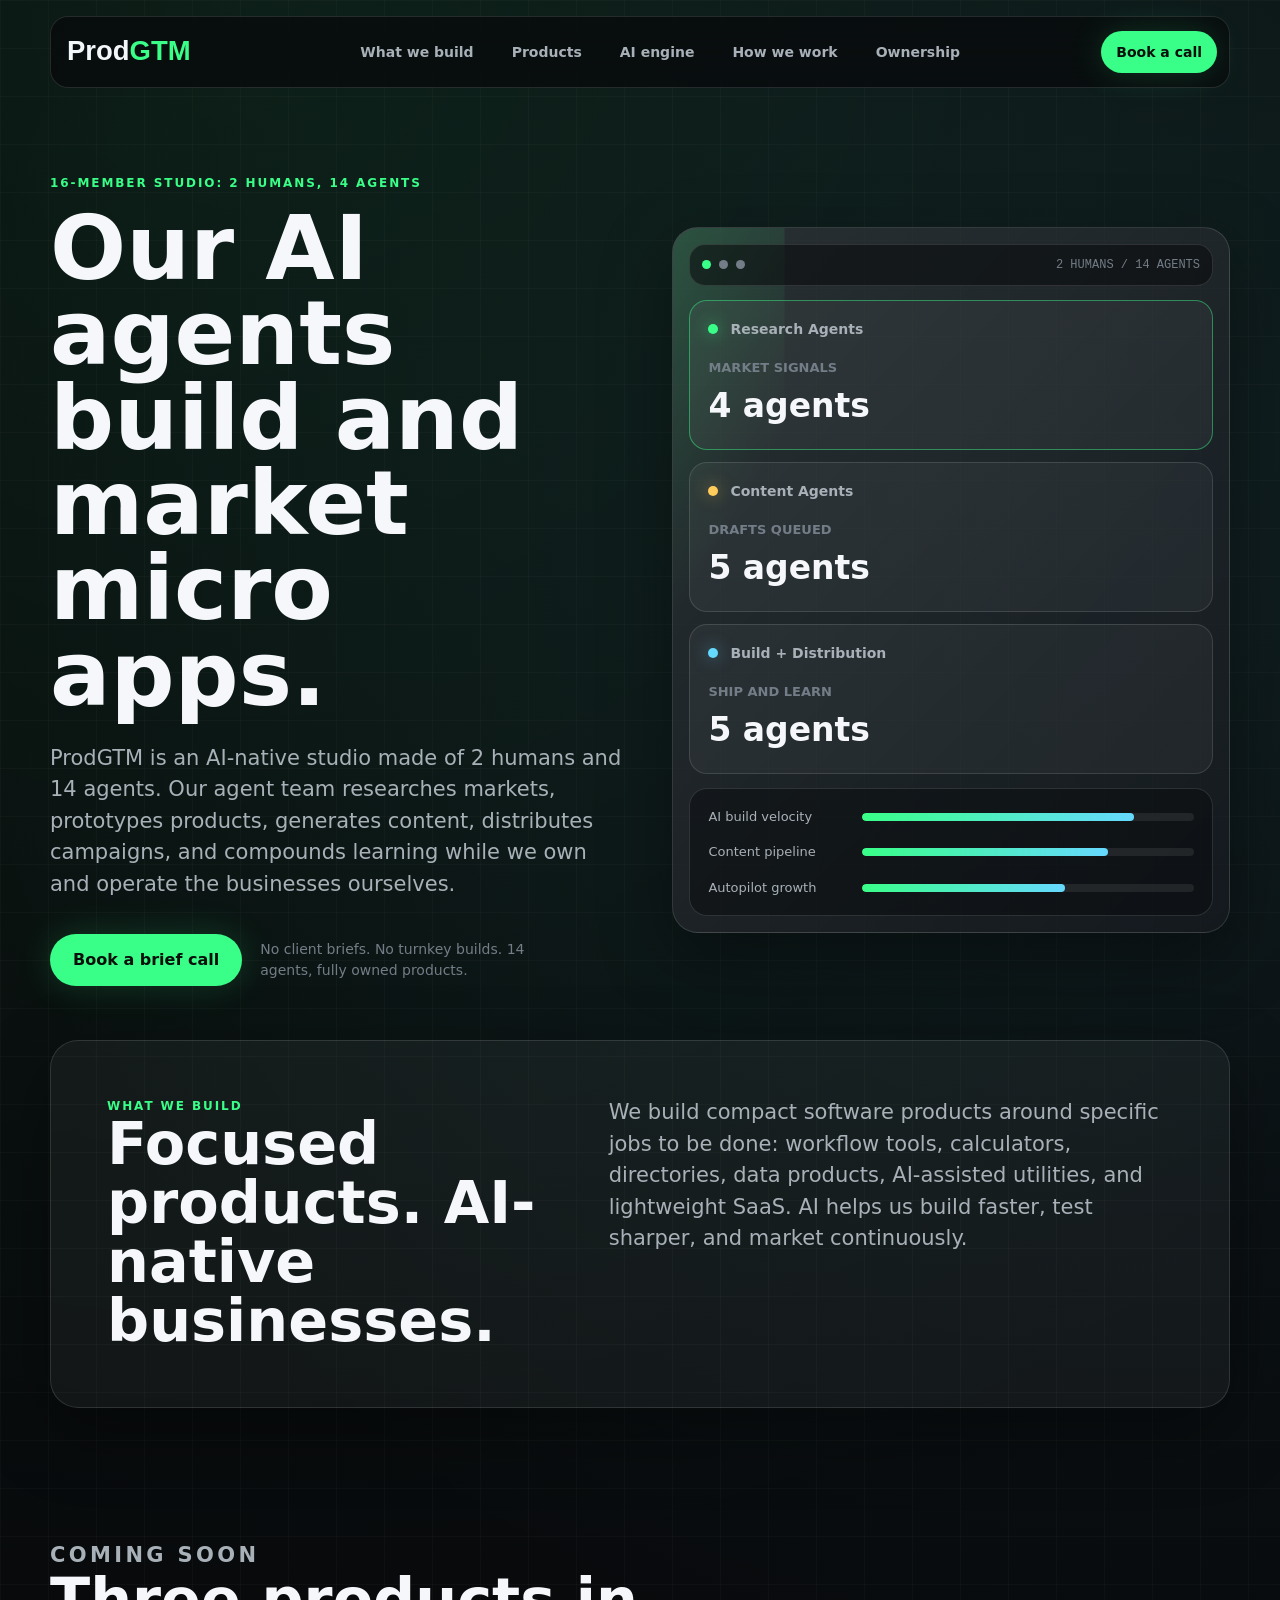
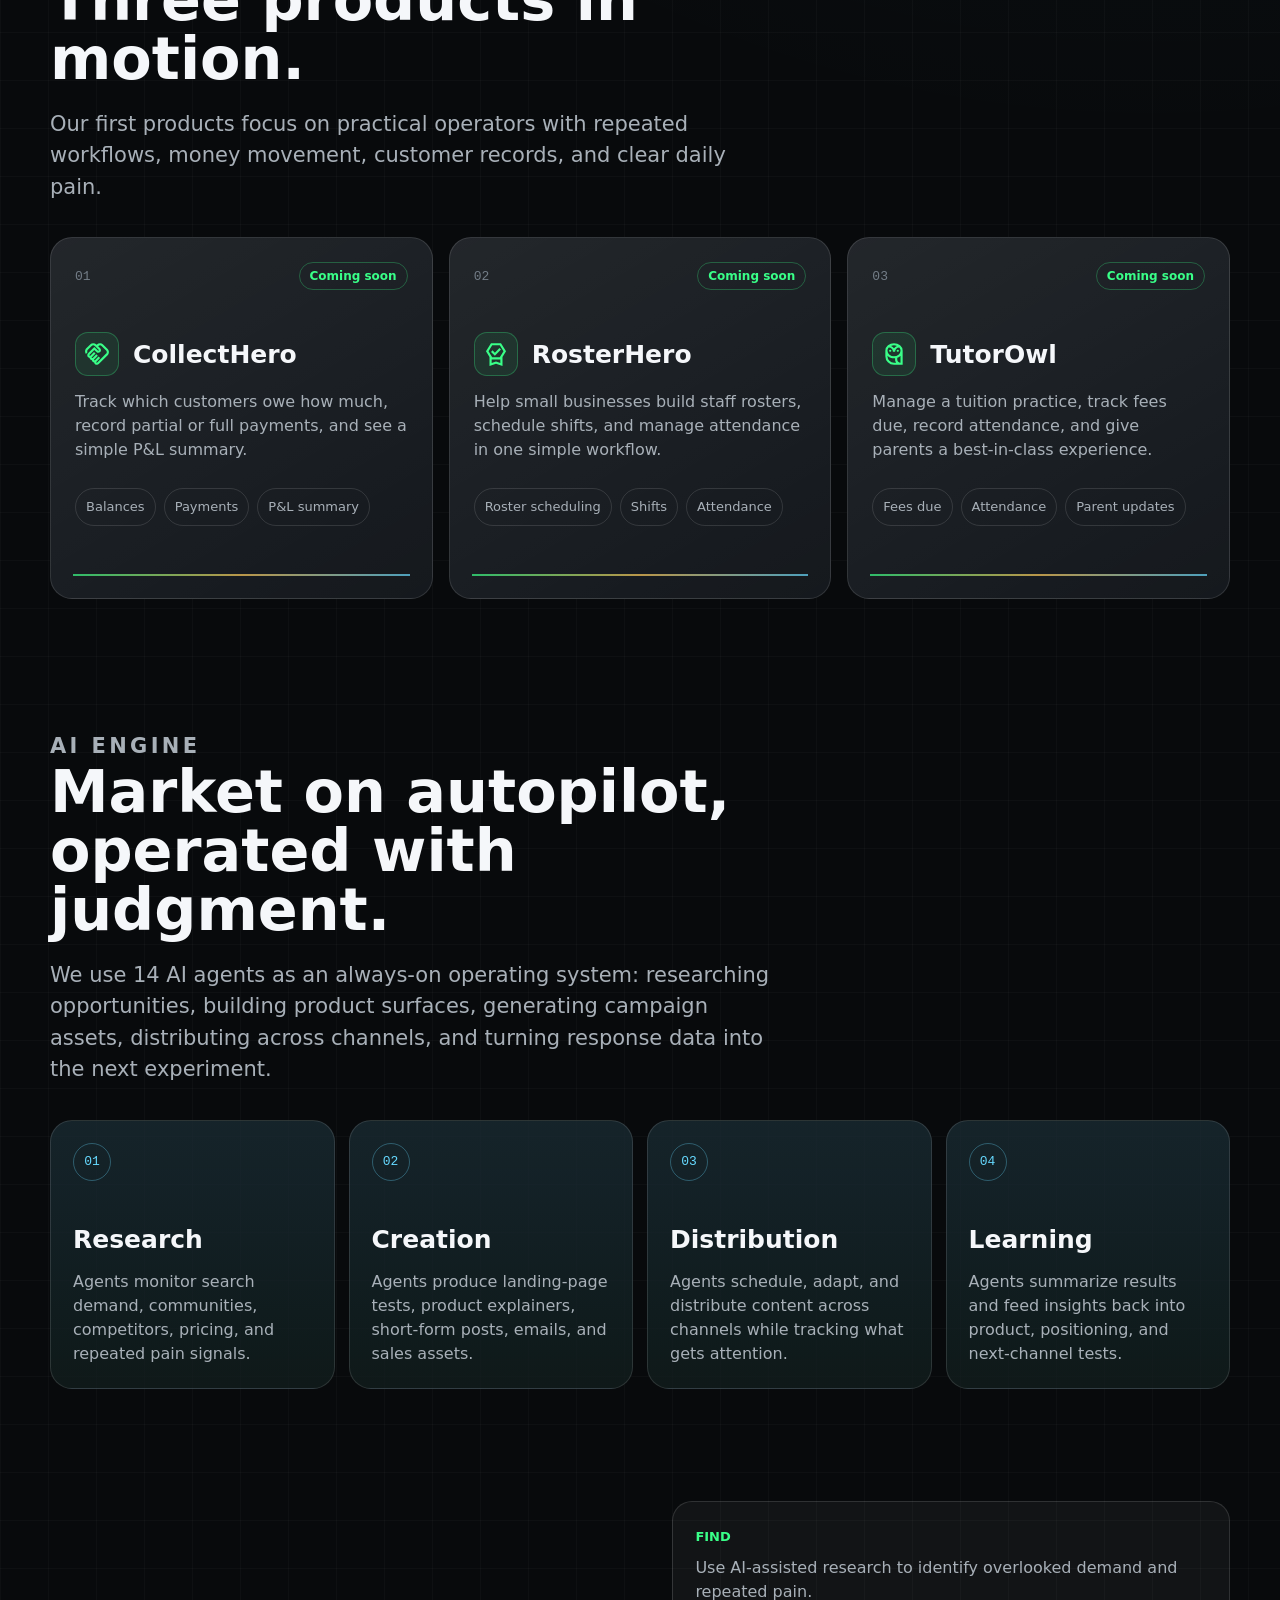
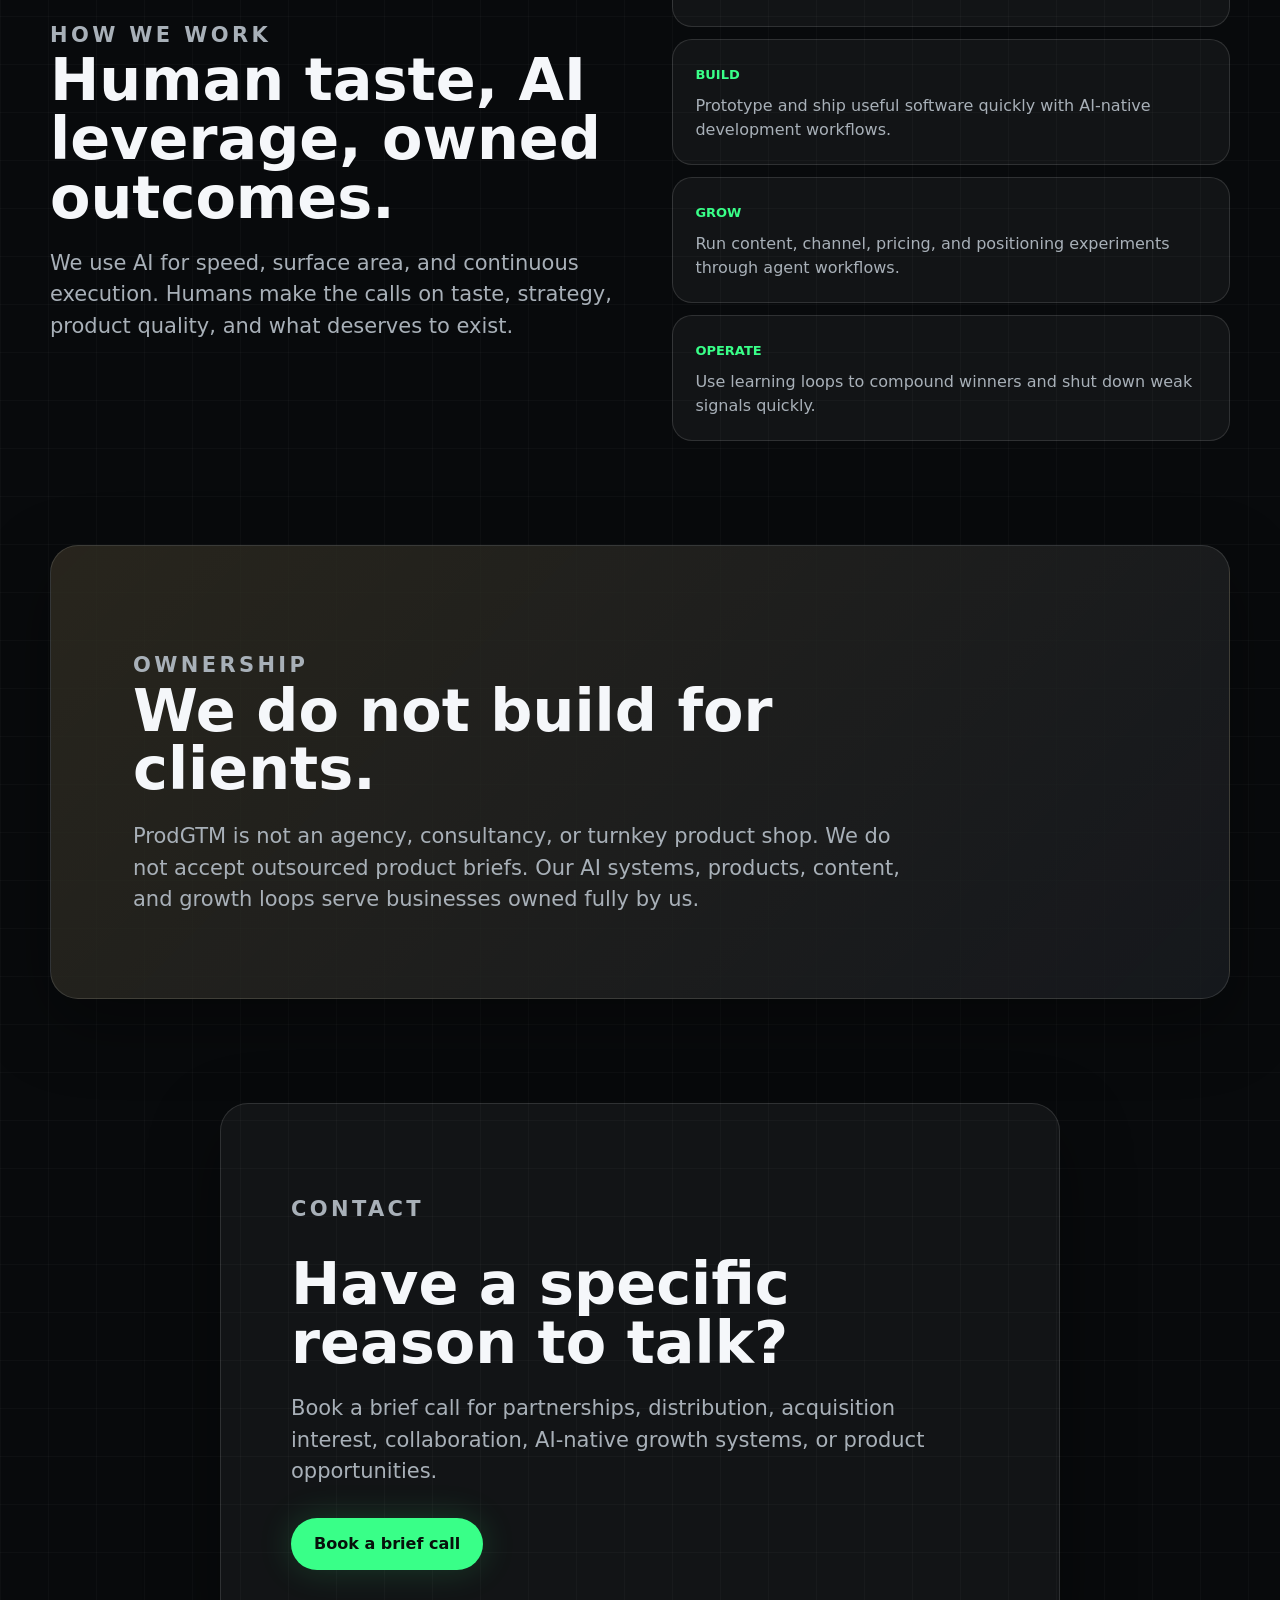
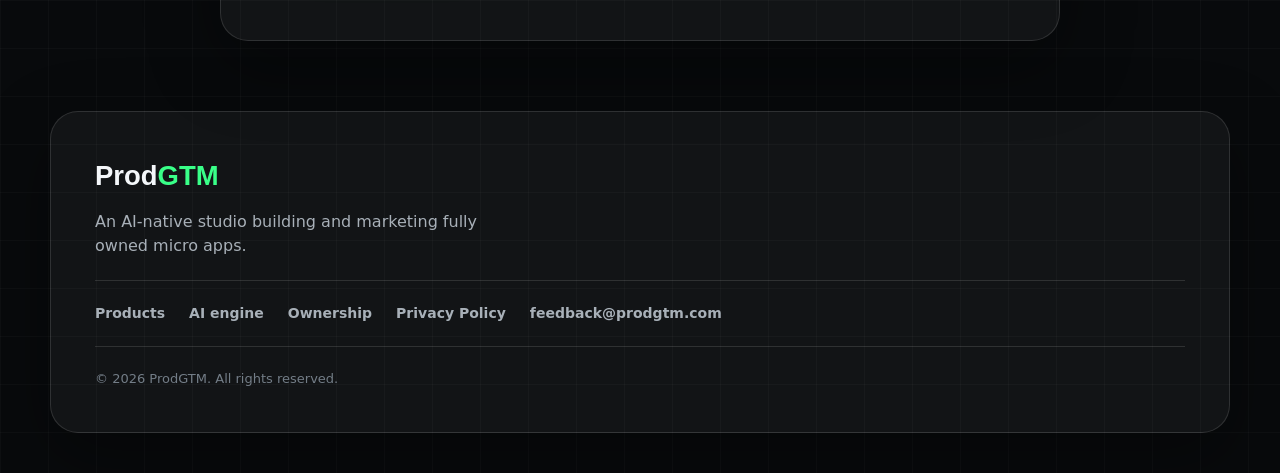
<file: index.html>
<!doctype html>
<html lang="en">
  <head>
    <meta charset="utf-8" />
    <meta name="viewport" content="width=device-width, initial-scale=1" />
    <title>ProdGTM - AI-Native Owned Micro Apps</title>
    <meta
      name="description"
      content="ProdGTM is a 16-member AI-native studio: 2 humans and 14 agents building and marketing fully owned micro apps."
    />
    <meta property="og:title" content="ProdGTM - AI-Native Owned Micro Apps" />
    <meta
      property="og:description"
      content="Our AI agents build and market micro apps, with 2 humans steering taste, strategy, and ownership."
    />
    <meta property="og:type" content="website" />
    <meta property="og:url" content="https://prodgtm.com" />
    <link rel="icon" href="prodgtm-logo.svg" type="image/svg+xml" />
    <link rel="stylesheet" href="styles.css" />
  </head>
  <body>
    <div class="site-shell">
      <header class="site-header" data-elevate>
        <a class="brand" href="#top" aria-label="ProdGTM home">
          <img src="prodgtm-logo.svg" alt="ProdGTM" />
        </a>
        <nav class="desktop-nav" aria-label="Primary navigation">
          <a href="#build">What we build</a>
          <a href="#products">Products</a>
          <a href="#ai-system">AI engine</a>
          <a href="#work">How we work</a>
          <a href="#ownership">Ownership</a>
        </nav>
        <a class="nav-cta" href="https://calendar.app.google/MsTd3Yz6V2P5KDSB9" target="_blank" rel="noreferrer">
          Book a call
        </a>
      </header>

      <main id="top">
        <section class="hero section-grid" aria-labelledby="hero-title">
          <div class="hero-copy reveal">
            <p class="eyebrow">16-member studio: 2 humans, 14 agents</p>
            <h1 id="hero-title">Our AI agents build and market micro apps.</h1>
            <p class="hero-lede">
              ProdGTM is an AI-native studio made of 2 humans and 14 agents.
              Our agent team researches markets, prototypes products, generates content,
              distributes campaigns, and compounds learning while we own and operate
              the businesses ourselves.
            </p>
            <div class="hero-actions">
              <a class="primary-action" href="https://calendar.app.google/MsTd3Yz6V2P5KDSB9" target="_blank" rel="noreferrer">
                Book a brief call
              </a>
              <span>No client briefs. No turnkey builds. 14 agents, fully owned products.</span>
            </div>
          </div>

          <div class="product-console reveal" aria-label="ProdGTM AI-native operating system preview">
            <div class="console-topbar">
              <span></span>
              <span></span>
              <span></span>
              <p>2 humans / 14 agents</p>
            </div>
            <div class="console-grid">
              <article class="console-product active">
                <div>
                  <span class="status-dot"></span>
                  <p>Research Agents</p>
                </div>
                <strong>market signals</strong>
                <span class="metric">4 agents</span>
              </article>
              <article class="console-product">
                <div>
                  <span class="status-dot amber"></span>
                  <p>Content Agents</p>
                </div>
                <strong>drafts queued</strong>
                <span class="metric">5 agents</span>
              </article>
              <article class="console-product">
                <div>
                  <span class="status-dot blue"></span>
                  <p>Build + Distribution</p>
                </div>
                <strong>ship and learn</strong>
                <span class="metric">5 agents</span>
              </article>
            </div>
            <div class="signal-board">
              <div class="signal-row">
                <span>AI build velocity</span>
                <div><i style="width: 82%"></i></div>
              </div>
              <div class="signal-row">
                <span>Content pipeline</span>
                <div><i style="width: 74%"></i></div>
              </div>
              <div class="signal-row">
                <span>Autopilot growth</span>
                <div><i style="width: 61%"></i></div>
              </div>
            </div>
          </div>
        </section>

        <section class="intro-band reveal" id="build" aria-labelledby="build-title">
          <div>
            <p class="eyebrow">What we build</p>
            <h2 id="build-title">Focused products. AI-native businesses.</h2>
          </div>
          <p>
            We build compact software products around specific jobs to be done:
            workflow tools, calculators, directories, data products, AI-assisted utilities,
            and lightweight SaaS. AI helps us build faster, test sharper, and market continuously.
          </p>
        </section>

        <section class="products" id="products" aria-labelledby="products-title">
          <div class="section-heading reveal">
            <p class="eyebrow">Coming soon</p>
            <h2 id="products-title">Three products in motion.</h2>
            <p>
              Our first products focus on practical operators with repeated workflows,
              money movement, customer records, and clear daily pain.
            </p>
          </div>

          <div class="product-grid">
            <article class="product-card reveal" data-product-card>
              <div class="product-card-top">
                <span class="product-index">01</span>
                <span class="pill">Coming soon</span>
              </div>
              <div class="product-name">
                <span class="product-logo" aria-hidden="true">
                  <svg xmlns="http://www.w3.org/2000/svg" viewBox="0 -960 960 960" fill="currentColor"><path d="M475-160q4 0 8-2t6-4l328-328q12-12 17.5-27t5.5-30q0-16-5.5-30.5T817-607L647-777q-11-12-25.5-17.5T591-800q-15 0-30 5.5T534-777l-11 11 74 75q15 14 22 32t7 38q0 42-28.5 70.5T527-522q-20 0-38.5-7T456-550l-75-74-175 175q-3 3-4.5 6.5T200-435q0 8 6 14.5t14 6.5q4 0 8-2t6-4l136-136 56 56-135 136q-3 3-4.5 6.5T285-350q0 8 6 14t14 6q4 0 8-2t6-4l136-135 56 56-135 136q-3 2-4.5 6t-1.5 8q0 8 6 14t14 6q4 0 7.5-1.5t6.5-4.5l136-135 56 56-136 136q-3 3-4.5 6.5T454-180q0 8 6.5 14t14.5 6Zm-1 80q-37 0-65.5-24.5T375-166q-34-5-57-28t-28-57q-34-5-56.5-28.5T206-336q-38-5-62-33t-24-66q0-20 7.5-38.5T149-506l232-231 131 131q2 3 6 4.5t8 1.5q9 0 15-5.5t6-14.5q0-4-1.5-8t-4.5-6L398-777q-11-12-25.5-17.5T342-800q-15 0-30 5.5T285-777L144-635q-9 9-15 21t-8 24q-2 12 0 24.5t8 23.5l-58 58q-17-23-25-50.5T40-590q2-28 14-54.5T87-692l141-141q24-23 53.5-35t60.5-12q31 0 60.5 12t52.5 35l11 11 11-11q24-23 53.5-35t60.5-12q31 0 60.5 12t52.5 35l169 169q23 23 35 53t12 61q0 31-12 60.5T873-437L545-110q-14 14-32.5 22T474-80Zm-99-560Z"/></svg>
                </span>
                <h3>CollectHero</h3>
              </div>
              <p>
                Track which customers owe how much, record partial or full payments,
                and see a simple P&L summary.
              </p>
              <ul>
                <li>Balances</li>
                <li>Payments</li>
                <li>P&L summary</li>
              </ul>
            </article>

            <article class="product-card reveal" data-product-card>
              <div class="product-card-top">
                <span class="product-index">02</span>
                <span class="pill">Coming soon</span>
              </div>
              <div class="product-name">
                <span class="product-logo" aria-hidden="true">
                  <svg xmlns="http://www.w3.org/2000/svg" viewBox="0 -960 960 960" fill="currentColor"><path d="M240-40v-329L110-580l185-300h370l185 300-130 211v329l-240-80-240 80Zm80-111 160-53 160 53v-129H320v129Zm20-649L204-580l136 220h280l136-220-136-220H340Zm98 383L296-558l57-57 85 85 169-170 57 56-226 227ZM320-280h320-320Z"/></svg>
                </span>
                <h3>RosterHero</h3>
              </div>
              <p>
                Help small businesses build staff rosters, schedule shifts,
                and manage attendance in one simple workflow.
              </p>
              <ul>
                <li>Roster scheduling</li>
                <li>Shifts</li>
                <li>Attendance</li>
              </ul>
            </article>

            <article class="product-card reveal" data-product-card>
              <div class="product-card-top">
                <span class="product-index">03</span>
                <span class="pill">Coming soon</span>
              </div>
              <div class="product-name">
                <span class="product-logo" aria-hidden="true">
                  <svg xmlns="http://www.w3.org/2000/svg" viewBox="0 -960 960 960" fill="currentColor"><path d="M480-80q-134 0-227-93t-93-227v-200q0-122 96-201t224-79q128 0 224 79t96 201v520H480Zm0-80h80q-19-25-29.5-55.5T520-280v-42q-10 1-20 1.5t-20 .5q-67 0-129.5-23.5T240-415v15q0 100 70 170t170 70Zm120-120q0 50 35 85t85 35v-255q-26 26-56 44.5T600-340v60ZM440-560q0-66-45-111t-109-48q-22 24-34 54t-12 65q0 89 72.5 144.5T480-400q95 0 167.5-55.5T720-600q0-35-12-65.5T674-720q-64 2-109 48t-45 112h-80Zm-128.5-11.5Q300-583 300-600t11.5-28.5Q323-640 340-640t28.5 11.5Q380-617 380-600t-11.5 28.5Q357-560 340-560t-28.5-11.5Zm280 0Q580-583 580-600t11.5-28.5Q603-640 620-640t28.5 11.5Q660-617 660-600t-11.5 28.5Q637-560 620-560t-28.5-11.5ZM370-778q34 14 62 37t48 52q20-29 47.5-52t61.5-37q-25-11-52.5-16.5T480-800q-29 0-56.5 5.5T370-778Zm430 618H520h280Zm-320 0q-100 0-170-70t-70-170q0 100 70 170t170 70h80-80Zm120-120q0 50 35 85t85 35q-50 0-85-35t-35-85ZM480-689Z"/></svg>
                </span>
                <h3>TutorOwl</h3>
              </div>
              <p>
                Manage a tuition practice, track fees due, record attendance,
                and give parents a best-in-class experience.
              </p>
              <ul>
                <li>Fees due</li>
                <li>Attendance</li>
                <li>Parent updates</li>
              </ul>
            </article>
          </div>
        </section>

        <section class="ai-system" id="ai-system" aria-labelledby="ai-system-title">
          <div class="section-heading reveal">
            <p class="eyebrow">AI engine</p>
            <h2 id="ai-system-title">Market on autopilot, operated with judgment.</h2>
            <p>
              We use 14 AI agents as an always-on operating system: researching opportunities,
              building product surfaces, generating campaign assets, distributing across
              channels, and turning response data into the next experiment.
            </p>
          </div>

          <div class="agent-grid">
            <article class="agent-card reveal">
              <span>01</span>
              <h3>Research</h3>
              <p>Agents monitor search demand, communities, competitors, pricing, and repeated pain signals.</p>
            </article>
            <article class="agent-card reveal">
              <span>02</span>
              <h3>Creation</h3>
              <p>Agents produce landing-page tests, product explainers, short-form posts, emails, and sales assets.</p>
            </article>
            <article class="agent-card reveal">
              <span>03</span>
              <h3>Distribution</h3>
              <p>Agents schedule, adapt, and distribute content across channels while tracking what gets attention.</p>
            </article>
            <article class="agent-card reveal">
              <span>04</span>
              <h3>Learning</h3>
              <p>Agents summarize results and feed insights back into product, positioning, and next-channel tests.</p>
            </article>
          </div>
        </section>

        <section class="operating-model section-grid" id="work" aria-labelledby="work-title">
          <div class="section-heading reveal">
            <p class="eyebrow">How we work</p>
            <h2 id="work-title">Human taste, AI leverage, owned outcomes.</h2>
            <p>
              We use AI for speed, surface area, and continuous execution. Humans make the
              calls on taste, strategy, product quality, and what deserves to exist.
            </p>
          </div>
          <div class="principles reveal">
            <article>
              <span>Find</span>
              <p>Use AI-assisted research to identify overlooked demand and repeated pain.</p>
            </article>
            <article>
              <span>Build</span>
              <p>Prototype and ship useful software quickly with AI-native development workflows.</p>
            </article>
            <article>
              <span>Grow</span>
              <p>Run content, channel, pricing, and positioning experiments through agent workflows.</p>
            </article>
            <article>
              <span>Operate</span>
              <p>Use learning loops to compound winners and shut down weak signals quickly.</p>
            </article>
          </div>
        </section>

        <section class="ownership" id="ownership" aria-labelledby="ownership-title">
          <div class="ownership-inner reveal">
            <p class="eyebrow">Ownership</p>
            <h2 id="ownership-title">We do not build for clients.</h2>
            <p>
              ProdGTM is not an agency, consultancy, or turnkey product shop. We do not
              accept outsourced product briefs. Our AI systems, products, content, and growth
              loops serve businesses owned fully by us.
            </p>
          </div>
        </section>

        <section class="contact reveal" id="contact" aria-labelledby="contact-title">
          <p class="eyebrow">Contact</p>
          <h2 id="contact-title">Have a specific reason to talk?</h2>
          <p>
            Book a brief call for partnerships, distribution, acquisition interest,
            collaboration, AI-native growth systems, or product opportunities.
          </p>
          <a class="primary-action" href="https://calendar.app.google/MsTd3Yz6V2P5KDSB9" target="_blank" rel="noreferrer">
            Book a brief call
          </a>
        </section>
      </main>

      <footer class="site-footer reveal">
        <div class="footer-top">
          <a class="brand" href="#top" aria-label="ProdGTM home">
            <img src="prodgtm-logo.svg" alt="ProdGTM" />
          </a>
          <p class="footer-tagline">
            An AI-native studio building and marketing fully owned micro apps.
          </p>
        </div>
        <nav class="footer-links" aria-label="Footer navigation">
          <a href="#products">Products</a>
          <a href="#ai-system">AI engine</a>
          <a href="#ownership">Ownership</a>
          <a href="/privacy-policy">Privacy Policy</a>
          <a href="mailto:feedback@prodgtm.com">feedback@prodgtm.com</a>
        </nav>
        <div class="footer-bottom">
          <p>© 2026 ProdGTM. All rights reserved.</p>
        </div>
      </footer>
    </div>
    <script src="script.js"></script>
  </body>
</html>
</file>
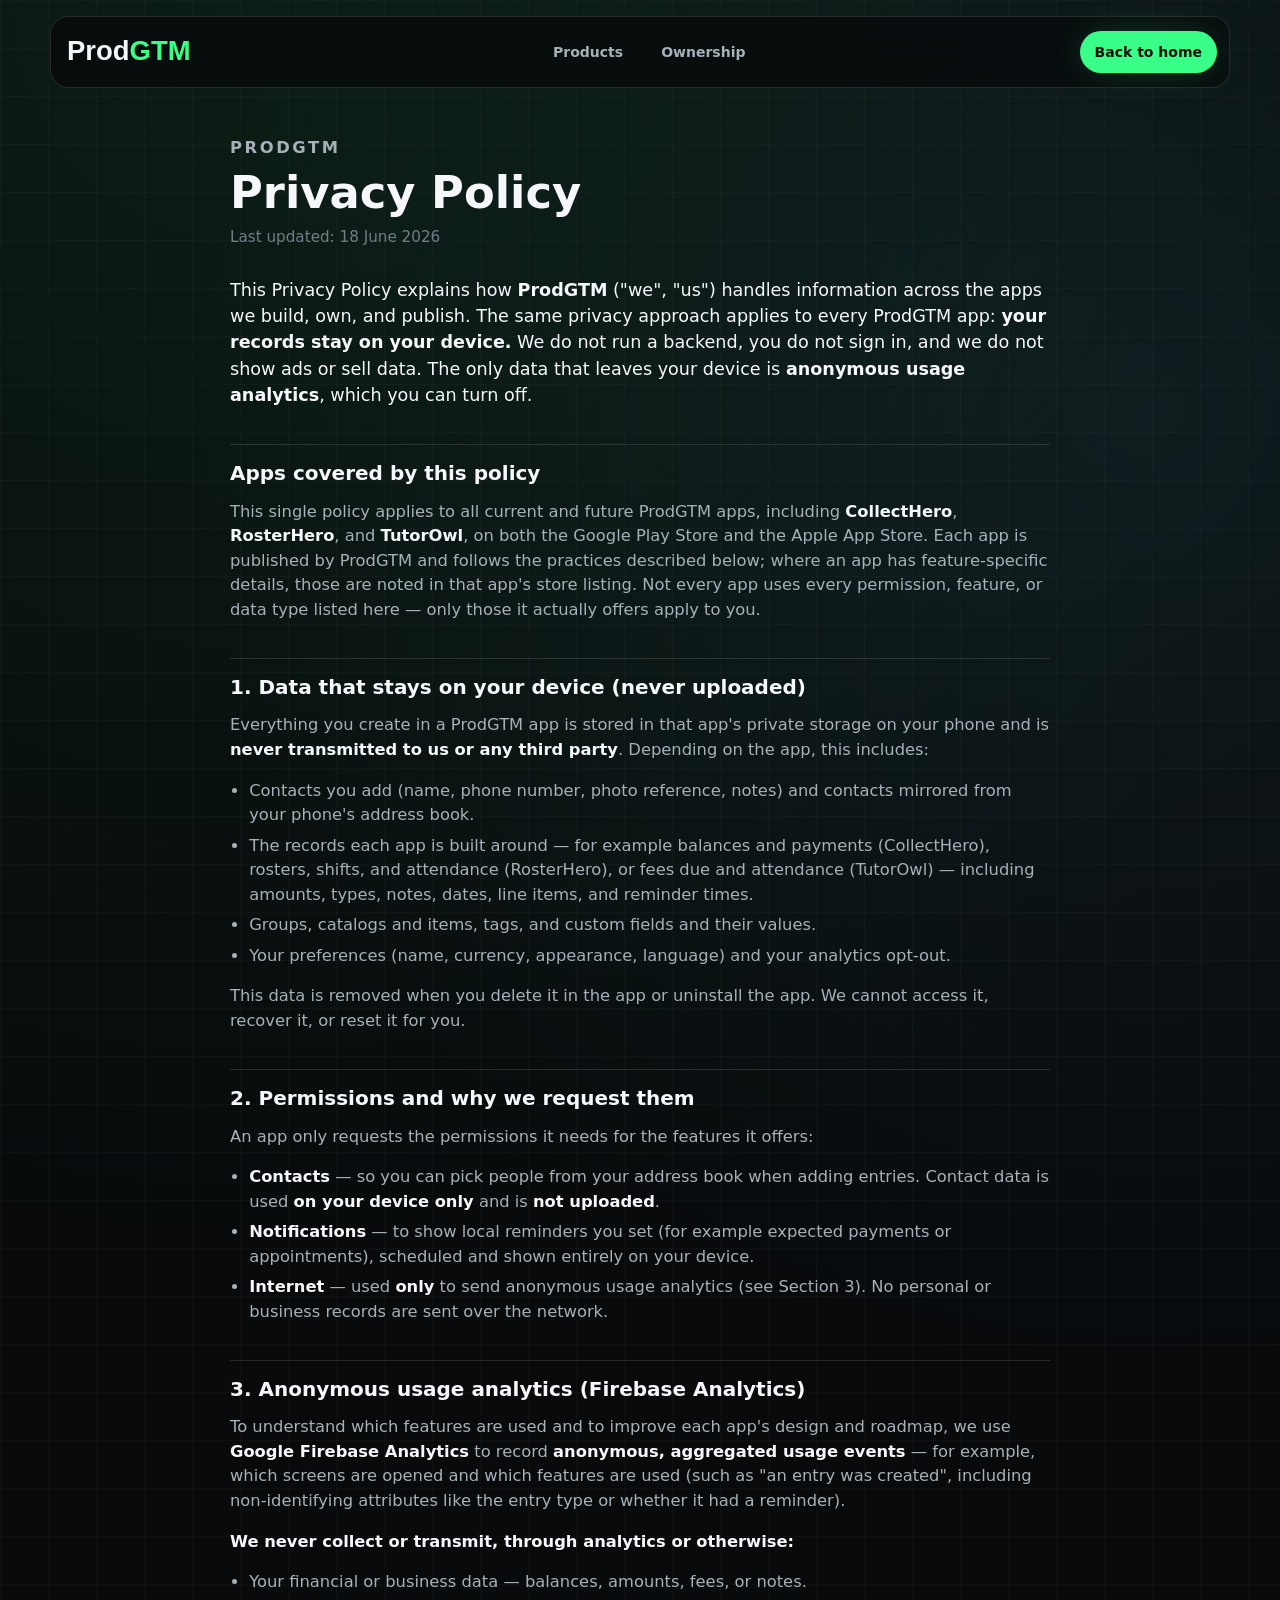
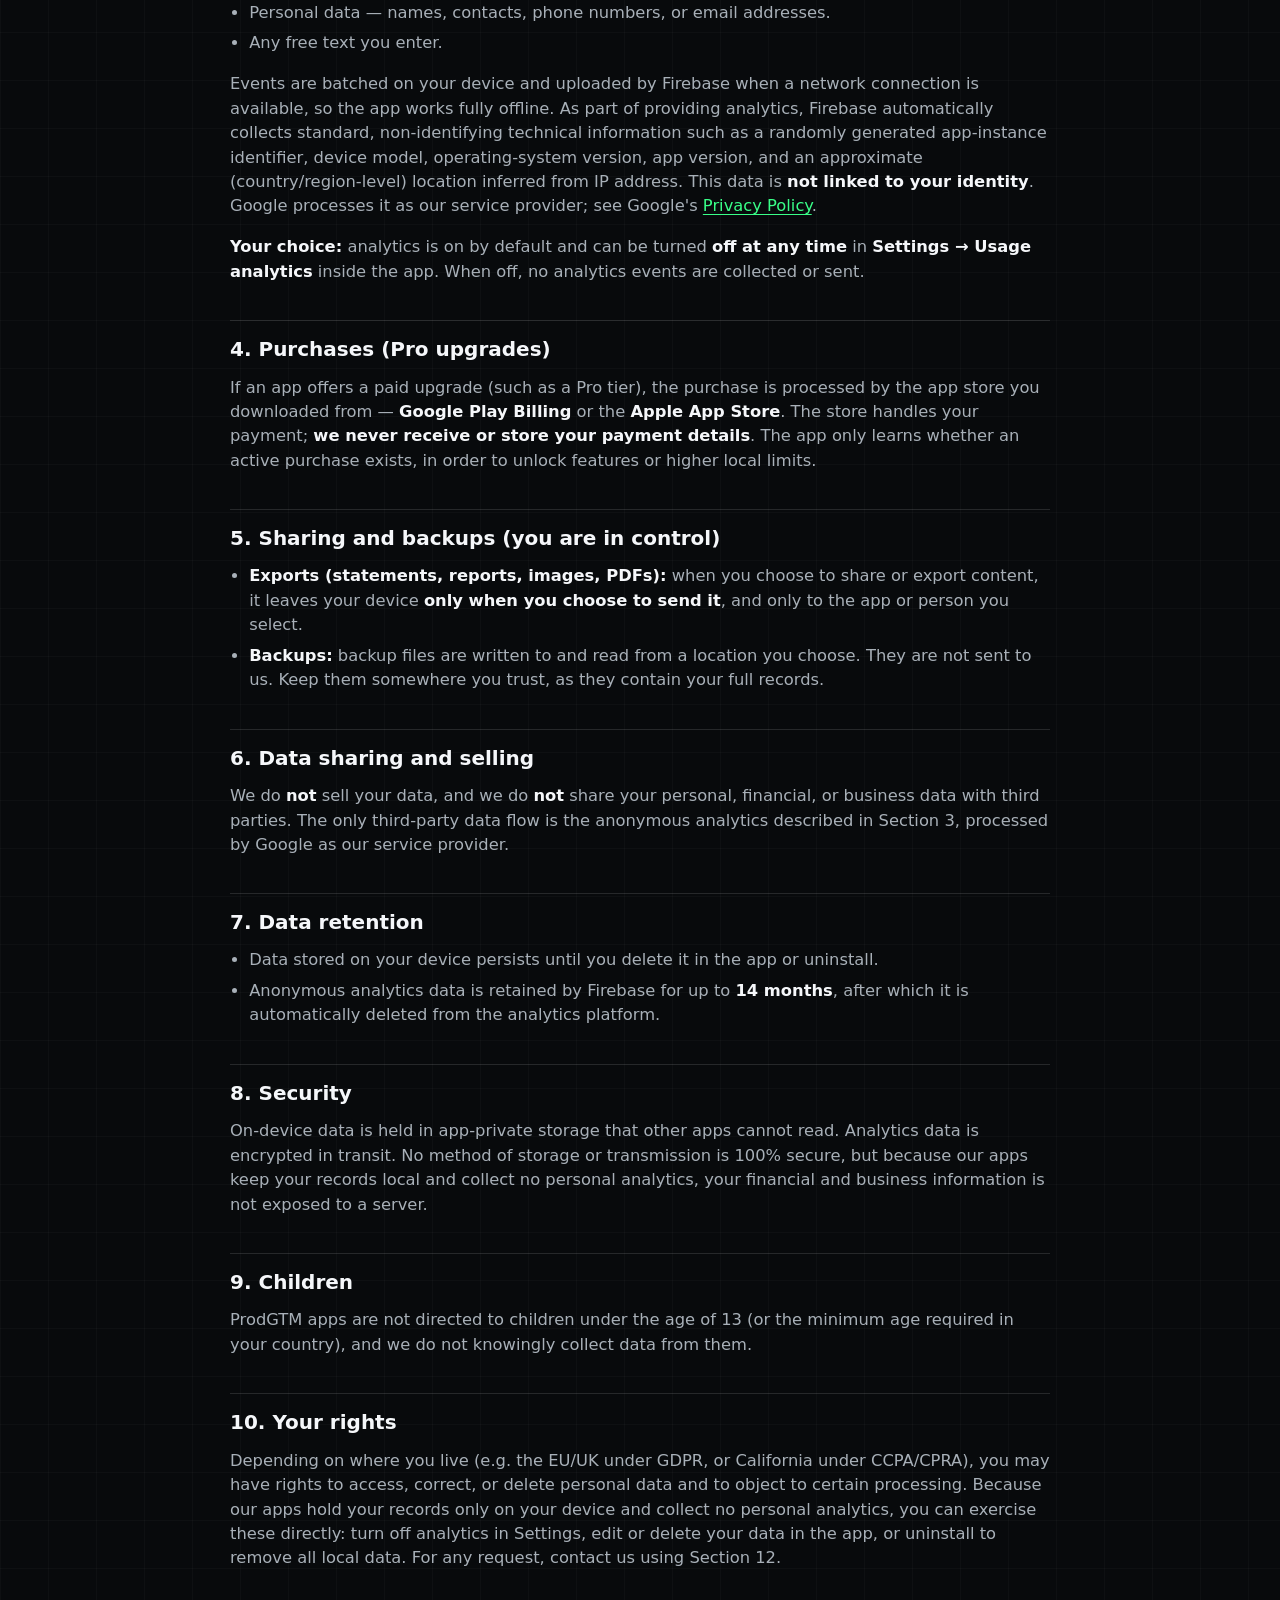
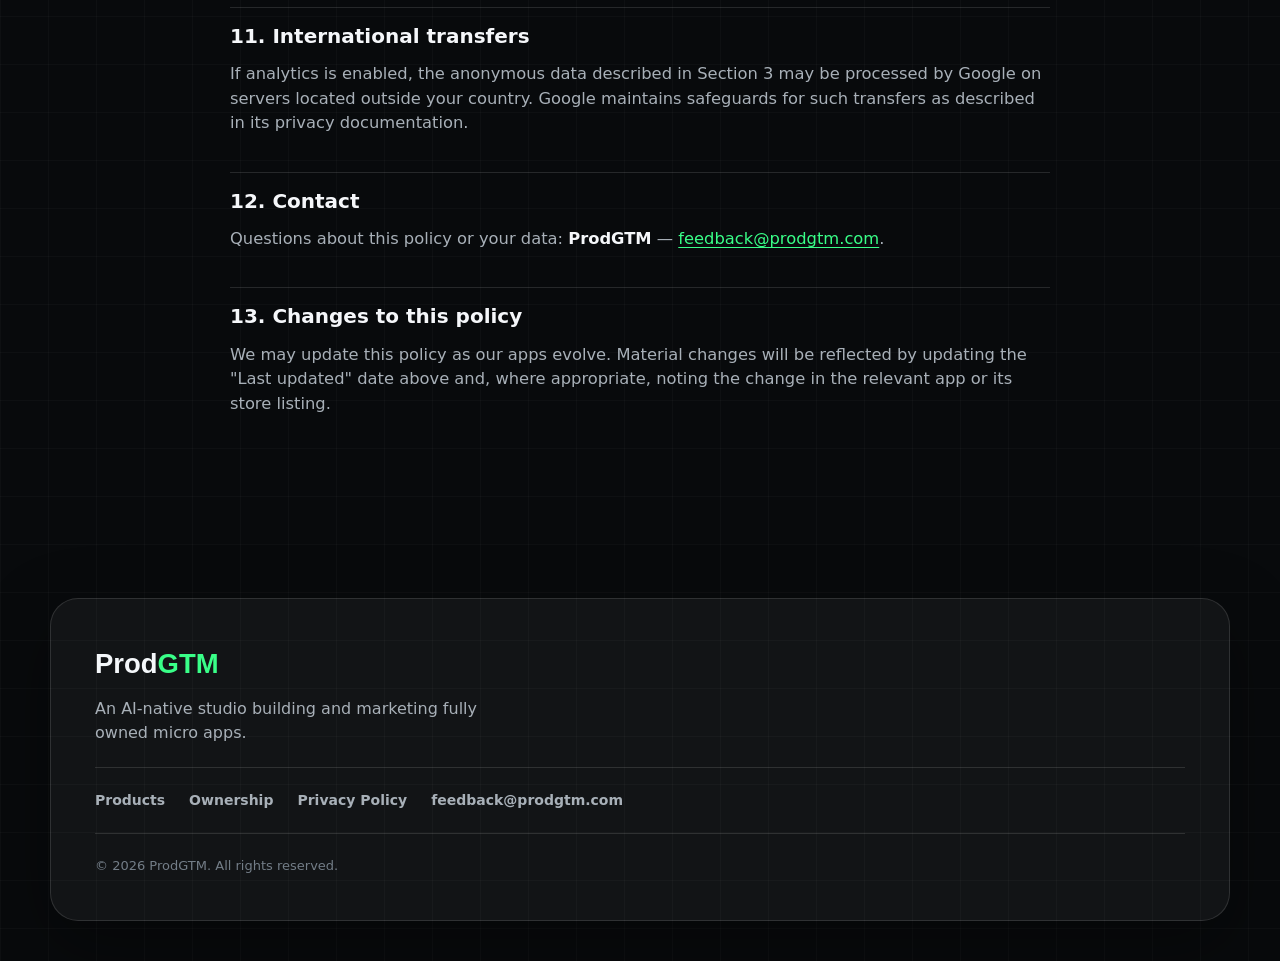
<file: privacy-policy/index.html>
<!doctype html>
<html lang="en">
  <head>
    <meta charset="utf-8" />
    <meta name="viewport" content="width=device-width, initial-scale=1" />
    <title>Privacy Policy — ProdGTM</title>
    <meta
      name="description"
      content="Privacy policy for ProdGTM apps, including CollectHero, RosterHero, and TutorOwl. Your records stay on your device; only anonymous, opt-out usage analytics leave the app."
    />
    <meta property="og:title" content="ProdGTM Privacy Policy" />
    <meta property="og:type" content="website" />
    <meta property="og:url" content="https://prodgtm.com/privacy-policy" />
    <link rel="icon" href="../prodgtm-logo.svg" type="image/svg+xml" />
    <link rel="stylesheet" href="../styles.css" />
    <style>
      .legal {
        width: min(820px, calc(100% - 8px));
        margin: 48px auto 96px;
      }
      .legal .eyebrow { margin-bottom: 8px; }
      .legal h1 {
        font-size: clamp(2rem, 4vw, 2.8rem);
        line-height: 1.1;
        margin: 0 0 8px;
      }
      .legal .updated { color: var(--quiet); margin: 0 0 28px; font-size: 0.95rem; }
      .legal h2 {
        font-size: 1.25rem;
        margin: 36px 0 10px;
        padding-top: 18px;
        border-top: 1px solid var(--line);
      }
      .legal p, .legal li { color: var(--muted); font-size: 1.02rem; }
      .legal strong { color: var(--text); }
      .legal a { color: var(--green); text-decoration: underline; text-underline-offset: 3px; }
      .legal ul { padding-left: 1.2rem; }
      .legal li { margin: 6px 0; }
      .legal .lede { color: var(--text); font-size: 1.1rem; }
    </style>
  </head>
  <body>
    <div class="site-shell">
      <header class="site-header" data-elevate>
        <a class="brand" href="/" aria-label="ProdGTM home">
          <img src="../prodgtm-logo.svg" alt="ProdGTM" />
        </a>
        <nav class="desktop-nav" aria-label="Primary navigation">
          <a href="/#products">Products</a>
          <a href="/#ownership">Ownership</a>
        </nav>
        <a class="nav-cta" href="/">Back to home</a>
      </header>

      <main class="legal">
        <p class="eyebrow">ProdGTM</p>
        <h1>Privacy Policy</h1>
        <p class="updated">Last updated: 18 June 2026</p>

        <p class="lede">
          This Privacy Policy explains how <strong>ProdGTM</strong> ("we", "us") handles
          information across the apps we build, own, and publish. The same privacy approach
          applies to every ProdGTM app: <strong>your records stay on your device.</strong>
          We do not run a backend, you do not sign in, and we do not show ads or sell data.
          The only data that leaves your device is <strong>anonymous usage analytics</strong>,
          which you can turn off.
        </p>

        <h2>Apps covered by this policy</h2>
        <p>
          This single policy applies to all current and future ProdGTM apps, including
          <strong>CollectHero</strong>, <strong>RosterHero</strong>, and <strong>TutorOwl</strong>,
          on both the Google Play Store and the Apple App Store.
          Each app is published by ProdGTM and follows the practices described below; where an
          app has feature-specific details, those are noted in that app's store listing. Not
          every app uses every permission, feature, or data type listed here — only those it
          actually offers apply to you.
        </p>

        <h2>1. Data that stays on your device (never uploaded)</h2>
        <p>
          Everything you create in a ProdGTM app is stored in that app's private storage on your
          phone and is <strong>never transmitted to us or any third party</strong>. Depending on
          the app, this includes:
        </p>
        <ul>
          <li>Contacts you add (name, phone number, photo reference, notes) and contacts mirrored from your phone's address book.</li>
          <li>The records each app is built around — for example balances and payments (CollectHero), rosters, shifts, and attendance (RosterHero), or fees due and attendance (TutorOwl) — including amounts, types, notes, dates, line items, and reminder times.</li>
          <li>Groups, catalogs and items, tags, and custom fields and their values.</li>
          <li>Your preferences (name, currency, appearance, language) and your analytics opt-out.</li>
        </ul>
        <p>
          This data is removed when you delete it in the app or uninstall the app. We cannot
          access it, recover it, or reset it for you.
        </p>

        <h2>2. Permissions and why we request them</h2>
        <p>An app only requests the permissions it needs for the features it offers:</p>
        <ul>
          <li><strong>Contacts</strong> — so you can pick people from your address book when adding entries. Contact data is used <strong>on your device only</strong> and is <strong>not uploaded</strong>.</li>
          <li><strong>Notifications</strong> — to show local reminders you set (for example expected payments or appointments), scheduled and shown entirely on your device.</li>
          <li><strong>Internet</strong> — used <strong>only</strong> to send anonymous usage analytics (see Section 3). No personal or business records are sent over the network.</li>
        </ul>

        <h2>3. Anonymous usage analytics (Firebase Analytics)</h2>
        <p>
          To understand which features are used and to improve each app's design and roadmap, we
          use <strong>Google Firebase Analytics</strong> to record <strong>anonymous, aggregated
          usage events</strong> — for example, which screens are opened and which features are
          used (such as "an entry was created", including non-identifying attributes like the
          entry type or whether it had a reminder).
        </p>
        <p><strong>We never collect or transmit, through analytics or otherwise:</strong></p>
        <ul>
          <li>Your financial or business data — balances, amounts, fees, or notes.</li>
          <li>Personal data — names, contacts, phone numbers, or email addresses.</li>
          <li>Any free text you enter.</li>
        </ul>
        <p>
          Events are batched on your device and uploaded by Firebase when a network connection is
          available, so the app works fully offline. As part of providing analytics, Firebase
          automatically collects standard, non-identifying technical information such as a randomly
          generated app-instance identifier, device model, operating-system version, app version,
          and an approximate (country/region-level) location inferred from IP address. This data is
          <strong>not linked to your identity</strong>. Google processes it as our service
          provider; see Google's
          <a href="https://policies.google.com/privacy" target="_blank" rel="noreferrer">Privacy Policy</a>.
        </p>
        <p>
          <strong>Your choice:</strong> analytics is on by default and can be turned
          <strong>off at any time</strong> in <strong>Settings → Usage analytics</strong> inside
          the app. When off, no analytics events are collected or sent.
        </p>

        <h2>4. Purchases (Pro upgrades)</h2>
        <p>
          If an app offers a paid upgrade (such as a Pro tier), the purchase is processed by the
          app store you downloaded from — <strong>Google Play Billing</strong> or the
          <strong>Apple App Store</strong>. The store handles your payment;
          <strong>we never receive or store your payment details</strong>. The app only learns
          whether an active purchase exists, in order to unlock features or higher local limits.
        </p>

        <h2>5. Sharing and backups (you are in control)</h2>
        <ul>
          <li><strong>Exports (statements, reports, images, PDFs):</strong> when you choose to share or export content, it leaves your device <strong>only when you choose to send it</strong>, and only to the app or person you select.</li>
          <li><strong>Backups:</strong> backup files are written to and read from a location you choose. They are not sent to us. Keep them somewhere you trust, as they contain your full records.</li>
        </ul>

        <h2>6. Data sharing and selling</h2>
        <p>
          We do <strong>not</strong> sell your data, and we do <strong>not</strong> share your
          personal, financial, or business data with third parties. The only third-party data flow
          is the anonymous analytics described in Section 3, processed by Google as our service
          provider.
        </p>

        <h2>7. Data retention</h2>
        <ul>
          <li>Data stored on your device persists until you delete it in the app or uninstall.</li>
          <li>Anonymous analytics data is retained by Firebase for up to <strong>14 months</strong>, after which it is automatically deleted from the analytics platform.</li>
        </ul>

        <h2>8. Security</h2>
        <p>
          On-device data is held in app-private storage that other apps cannot read. Analytics data
          is encrypted in transit. No method of storage or transmission is 100% secure, but because
          our apps keep your records local and collect no personal analytics, your financial and
          business information is not exposed to a server.
        </p>

        <h2>9. Children</h2>
        <p>
          ProdGTM apps are not directed to children under the age of 13 (or the minimum age required
          in your country), and we do not knowingly collect data from them.
        </p>

        <h2>10. Your rights</h2>
        <p>
          Depending on where you live (e.g. the EU/UK under GDPR, or California under CCPA/CPRA),
          you may have rights to access, correct, or delete personal data and to object to certain
          processing. Because our apps hold your records only on your device and collect no personal
          analytics, you can exercise these directly: turn off analytics in Settings, edit or delete
          your data in the app, or uninstall to remove all local data. For any request, contact us
          using Section 12.
        </p>

        <h2>11. International transfers</h2>
        <p>
          If analytics is enabled, the anonymous data described in Section 3 may be processed by
          Google on servers located outside your country. Google maintains safeguards for such
          transfers as described in its privacy documentation.
        </p>

        <h2>12. Contact</h2>
        <p>
          Questions about this policy or your data:
          <strong>ProdGTM</strong> — <a href="mailto:feedback@prodgtm.com">feedback@prodgtm.com</a>.
        </p>

        <h2>13. Changes to this policy</h2>
        <p>
          We may update this policy as our apps evolve. Material changes will be reflected by
          updating the "Last updated" date above and, where appropriate, noting the change in the
          relevant app or its store listing.
        </p>
      </main>

      <footer class="site-footer">
        <div class="footer-top">
          <a class="brand" href="/" aria-label="ProdGTM home">
            <img src="../prodgtm-logo.svg" alt="ProdGTM" />
          </a>
          <p class="footer-tagline">
            An AI-native studio building and marketing fully owned micro apps.
          </p>
        </div>
        <nav class="footer-links" aria-label="Footer navigation">
          <a href="/#products">Products</a>
          <a href="/#ownership">Ownership</a>
          <a href="/privacy-policy">Privacy Policy</a>
          <a href="mailto:feedback@prodgtm.com">feedback@prodgtm.com</a>
        </nav>
        <div class="footer-bottom">
          <p>© 2026 ProdGTM. All rights reserved.</p>
        </div>
      </footer>
    </div>
  </body>
</html>
</file>
<file: styles.css>
:root {
  --bg: #080a0c;
  --panel: #101419;
  --panel-strong: #151b22;
  --text: #f5f7fa;
  --muted: #a8b0b8;
  --quiet: #737d87;
  --line: rgba(255, 255, 255, 0.12);
  --line-strong: rgba(255, 255, 255, 0.2);
  --green: #39ff88;
  --blue: #66d9ff;
  --amber: #ffcb5b;
  --shadow: 0 24px 70px rgba(0, 0, 0, 0.36);
}

* {
  box-sizing: border-box;
}

html {
  scroll-behavior: smooth;
  overflow-x: clip;
}

body {
  margin: 0;
  min-width: 320px;
  overflow-x: clip;
  background:
    linear-gradient(rgba(255, 255, 255, 0.025) 1px, transparent 1px),
    linear-gradient(90deg, rgba(255, 255, 255, 0.025) 1px, transparent 1px),
    radial-gradient(circle at 20% 0%, rgba(57, 255, 136, 0.08), transparent 30%),
    radial-gradient(circle at 90% 10%, rgba(102, 217, 255, 0.07), transparent 25%),
    var(--bg);
  background-size: 48px 48px, 48px 48px, auto, auto, auto;
  color: var(--text);
  font-family:
    Inter, ui-sans-serif, system-ui, -apple-system, BlinkMacSystemFont, "Segoe UI",
    sans-serif;
  line-height: 1.5;
}

a {
  color: inherit;
  text-decoration: none;
}

.site-shell {
  width: min(1180px, calc(100% - 32px));
  margin: 0 auto;
}

.site-header {
  position: sticky;
  top: 16px;
  z-index: 20;
  display: grid;
  grid-template-columns: auto 1fr auto;
  align-items: center;
  gap: 22px;
  min-height: 72px;
  margin-top: 16px;
  padding: 10px 12px 10px 16px;
  border: 1px solid var(--line);
  border-radius: 18px;
  background: rgba(8, 10, 12, 0.78);
  backdrop-filter: blur(18px);
  transition: border-color 180ms ease, background 180ms ease, box-shadow 180ms ease;
}

.site-header.is-elevated {
  border-color: var(--line-strong);
  background: rgba(8, 10, 12, 0.92);
  box-shadow: var(--shadow);
}

.brand {
  display: flex;
  align-items: center;
  width: 152px;
  height: 42px;
  overflow: hidden;
}

.brand img {
  width: 152px;
  height: 42px;
  object-fit: contain;
  object-position: left center;
}

.desktop-nav {
  display: flex;
  justify-content: center;
  gap: 10px;
}

.desktop-nav a,
.nav-cta {
  display: inline-flex;
  align-items: center;
  justify-content: center;
  min-height: 42px;
  padding: 0 14px;
  border-radius: 999px;
  color: var(--muted);
  font-size: 14px;
  font-weight: 650;
  white-space: nowrap;
}

.desktop-nav a:hover {
  color: var(--text);
  background: rgba(255, 255, 255, 0.06);
}

.nav-cta,
.primary-action {
  border: 1px solid rgba(57, 255, 136, 0.36);
  color: #07100b;
  background: var(--green);
  box-shadow: 0 0 34px rgba(57, 255, 136, 0.17);
}

.nav-cta:hover,
.primary-action:hover {
  transform: translateY(-1px);
  box-shadow: 0 12px 42px rgba(57, 255, 136, 0.24);
}

main {
  padding-bottom: 70px;
}

.section-grid {
  display: grid;
  grid-template-columns: minmax(0, 1.02fr) minmax(360px, 0.98fr);
  gap: 42px;
  align-items: center;
}

.hero {
  min-height: calc(100vh - 104px);
  padding: 86px 0 54px;
}

.eyebrow {
  margin: 0 0 14px;
  color: var(--green);
  font-size: 12px;
  font-weight: 760;
  letter-spacing: 0.16em;
  text-transform: uppercase;
}

h1,
h2,
h3,
p {
  overflow-wrap: anywhere;
}

h1 {
  max-width: 760px;
  margin: 0;
  font-size: clamp(52px, 7vw, 92px);
  line-height: 0.95;
  letter-spacing: 0;
}

h2 {
  margin: 0;
  font-size: clamp(34px, 4.6vw, 62px);
  line-height: 1;
  letter-spacing: 0;
}

h3 {
  margin: 0;
  font-size: 25px;
  letter-spacing: 0;
}

.hero-lede,
.section-heading p,
.intro-band > p,
.ownership p,
.contact p {
  color: var(--muted);
  font-size: clamp(17px, 2vw, 21px);
}

.hero-lede {
  max-width: 660px;
  margin: 26px 0 0;
}

.hero-actions {
  display: flex;
  align-items: center;
  gap: 18px;
  margin-top: 34px;
}

.hero-actions span {
  max-width: 310px;
  color: var(--quiet);
  font-size: 14px;
}

.primary-action {
  display: inline-flex;
  align-items: center;
  justify-content: center;
  min-height: 52px;
  padding: 0 22px;
  border-radius: 999px;
  font-weight: 780;
  text-align: center;
  transition: transform 180ms ease, box-shadow 180ms ease;
}

.product-console {
  position: relative;
  padding: 16px;
  border: 1px solid var(--line);
  border-radius: 26px;
  background:
    linear-gradient(135deg, rgba(255, 255, 255, 0.11), rgba(255, 255, 255, 0.02)),
    rgba(16, 20, 25, 0.72);
  box-shadow: var(--shadow);
  overflow: hidden;
}

.product-console::before {
  content: "";
  position: absolute;
  inset: 0;
  background:
    linear-gradient(120deg, transparent 0%, rgba(57, 255, 136, 0.18) 45%, transparent 70%);
  transform: translateX(-80%);
  animation: scan 7s ease-in-out infinite;
  pointer-events: none;
}

.console-topbar {
  position: relative;
  display: flex;
  align-items: center;
  gap: 8px;
  min-height: 42px;
  padding: 0 12px;
  border: 1px solid var(--line);
  border-radius: 16px;
  background: rgba(8, 10, 12, 0.55);
}

.console-topbar span {
  width: 9px;
  height: 9px;
  border-radius: 50%;
  background: var(--quiet);
}

.console-topbar span:first-child {
  background: var(--green);
}

.console-topbar p {
  margin: 0 0 0 auto;
  color: var(--quiet);
  font-family: ui-monospace, "SFMono-Regular", Menlo, Consolas, monospace;
  font-size: 12px;
  text-transform: uppercase;
}

.console-grid {
  position: relative;
  display: grid;
  gap: 12px;
  margin-top: 14px;
}

.console-product {
  padding: 18px;
  border: 1px solid var(--line);
  border-radius: 18px;
  background: rgba(255, 255, 255, 0.045);
}

.console-product.active {
  border-color: rgba(57, 255, 136, 0.45);
}

.console-product div,
.product-card-top {
  display: flex;
  align-items: center;
  justify-content: space-between;
  gap: 12px;
}

.console-product p {
  margin: 0 auto 0 0;
  color: var(--muted);
  font-size: 14px;
  font-weight: 700;
}

.console-product strong {
  display: block;
  margin-top: 18px;
  color: var(--quiet);
  font-size: 13px;
  text-transform: uppercase;
}

.metric {
  display: block;
  margin-top: 4px;
  font-size: 33px;
  font-weight: 780;
}

.status-dot {
  width: 10px;
  height: 10px;
  border-radius: 50%;
  background: var(--green);
  box-shadow: 0 0 16px rgba(57, 255, 136, 0.6);
}

.status-dot.amber {
  background: var(--amber);
  box-shadow: 0 0 16px rgba(255, 203, 91, 0.5);
}

.status-dot.blue {
  background: var(--blue);
  box-shadow: 0 0 16px rgba(102, 217, 255, 0.5);
}

.signal-board {
  position: relative;
  display: grid;
  gap: 16px;
  margin-top: 14px;
  padding: 18px;
  border: 1px solid var(--line);
  border-radius: 18px;
  background: rgba(8, 10, 12, 0.45);
}

.signal-row {
  display: grid;
  grid-template-columns: 140px 1fr;
  gap: 14px;
  align-items: center;
}

.signal-row span {
  color: var(--muted);
  font-size: 13px;
}

.signal-row div {
  height: 8px;
  overflow: hidden;
  border-radius: 999px;
  background: rgba(255, 255, 255, 0.08);
}

.signal-row i {
  display: block;
  height: 100%;
  border-radius: inherit;
  background: linear-gradient(90deg, var(--green), var(--blue));
}

.intro-band,
.ownership,
.contact {
  margin: 0 0 104px;
  border: 1px solid var(--line);
  border-radius: 28px;
  background: rgba(255, 255, 255, 0.045);
  box-shadow: var(--shadow);
}

.intro-band {
  display: grid;
  grid-template-columns: 0.9fr 1.1fr;
  gap: 40px;
  align-items: start;
  padding: clamp(28px, 5vw, 56px);
}

.intro-band p {
  margin: 0;
}

.products,
.ai-system,
.operating-model {
  padding: 8px 0 104px;
}

.section-heading {
  max-width: 720px;
}

.section-heading p {
  margin: 20px 0 0;
}

.product-grid {
  display: grid;
  grid-template-columns: repeat(3, 1fr);
  gap: 16px;
  margin-top: 34px;
}

.product-card {
  position: relative;
  min-height: 362px;
  padding: 24px;
  border: 1px solid var(--line);
  border-radius: 22px;
  background:
    linear-gradient(150deg, rgba(255, 255, 255, 0.08), rgba(255, 255, 255, 0.02)),
    var(--panel);
  overflow: hidden;
  transition: transform 220ms ease, border-color 220ms ease, background 220ms ease;
}

.product-card::after {
  content: "";
  position: absolute;
  inset: auto 22px 22px 22px;
  height: 2px;
  background: linear-gradient(90deg, var(--green), var(--amber), var(--blue));
  opacity: 0.7;
}

.product-card:hover,
.product-card.is-hovered {
  transform: translateY(-6px);
  border-color: rgba(255, 255, 255, 0.28);
  background:
    linear-gradient(150deg, rgba(57, 255, 136, 0.1), rgba(102, 217, 255, 0.045)),
    var(--panel-strong);
}

.product-index {
  color: var(--quiet);
  font-family: ui-monospace, "SFMono-Regular", Menlo, Consolas, monospace;
  font-size: 13px;
}

.pill {
  display: inline-flex;
  align-items: center;
  min-height: 28px;
  padding: 0 10px;
  border: 1px solid rgba(57, 255, 136, 0.28);
  border-radius: 999px;
  color: var(--green);
  font-size: 12px;
  font-weight: 760;
}

.product-name {
  display: flex;
  align-items: center;
  gap: 14px;
  margin-top: 42px;
}

.product-logo {
  display: inline-flex;
  align-items: center;
  justify-content: center;
  flex-shrink: 0;
  width: 44px;
  height: 44px;
  border-radius: 13px;
  border: 1px solid rgba(57, 255, 136, 0.28);
  background: rgba(57, 255, 136, 0.08);
  color: var(--green);
}

.product-logo svg {
  display: block;
  width: 26px;
  height: 26px;
}

.product-card h3 {
  margin: 0;
}

.product-card p {
  margin: 14px 0 0;
  color: var(--muted);
}

.product-card ul {
  display: flex;
  flex-wrap: wrap;
  gap: 8px;
  margin: 26px 0 0;
  padding: 0;
  list-style: none;
}

.product-card li {
  padding: 8px 10px;
  border: 1px solid var(--line);
  border-radius: 999px;
  color: var(--muted);
  font-size: 13px;
}

.agent-grid {
  display: grid;
  grid-template-columns: repeat(4, 1fr);
  gap: 14px;
  margin-top: 34px;
}

.agent-card {
  min-height: 260px;
  padding: 22px;
  border: 1px solid var(--line);
  border-radius: 22px;
  background:
    linear-gradient(180deg, rgba(102, 217, 255, 0.09), rgba(57, 255, 136, 0.035)),
    rgba(16, 20, 25, 0.76);
}

.agent-card span {
  display: inline-flex;
  align-items: center;
  justify-content: center;
  width: 38px;
  height: 38px;
  border: 1px solid rgba(102, 217, 255, 0.32);
  border-radius: 50%;
  color: var(--blue);
  font-family: ui-monospace, "SFMono-Regular", Menlo, Consolas, monospace;
  font-size: 13px;
}

.agent-card h3 {
  margin-top: 40px;
}

.agent-card p {
  margin: 12px 0 0;
  color: var(--muted);
}

@media (max-width: 1100px) {
  .desktop-nav {
    gap: 4px;
  }

  .desktop-nav a {
    padding: 0 10px;
    font-size: 13px;
  }

  .agent-grid {
    grid-template-columns: repeat(2, 1fr);
  }
}

.principles {
  display: grid;
  gap: 12px;
}

.principles article {
  padding: 22px;
  border: 1px solid var(--line);
  border-radius: 20px;
  background: rgba(255, 255, 255, 0.045);
}

.principles span {
  color: var(--green);
  font-size: 13px;
  font-weight: 780;
  text-transform: uppercase;
}

.principles p {
  margin: 8px 0 0;
  color: var(--muted);
}

.ownership {
  padding: clamp(34px, 7vw, 82px);
  background:
    linear-gradient(135deg, rgba(255, 203, 91, 0.11), rgba(255, 255, 255, 0.03)),
    rgba(16, 20, 25, 0.72);
}

.ownership-inner {
  max-width: 900px;
}

.ownership p {
  max-width: 780px;
  margin: 22px 0 0;
}

.contact {
  display: grid;
  justify-items: start;
  max-width: 840px;
  margin: 0 auto;
  padding: clamp(34px, 6vw, 70px);
}

.contact h2 {
  max-width: 720px;
}

.contact p {
  max-width: 690px;
  margin: 20px 0 30px;
}

.site-footer {
  margin: 0 0 40px;
  padding: clamp(28px, 4vw, 44px);
  border: 1px solid var(--line);
  border-radius: 28px;
  background: rgba(255, 255, 255, 0.045);
  box-shadow: var(--shadow);
  display: grid;
  gap: 22px;
}

.footer-top {
  display: flex;
  flex-direction: column;
  gap: 12px;
}

.footer-tagline {
  margin: 0;
  max-width: 440px;
  color: var(--muted);
}

.footer-links {
  display: flex;
  flex-wrap: wrap;
  gap: 10px 24px;
  padding: 22px 0;
  border-top: 1px solid var(--line);
  border-bottom: 1px solid var(--line);
}

.footer-links a {
  color: var(--muted);
  font-size: 14px;
  font-weight: 650;
  transition: color 160ms ease;
}

.footer-links a:hover {
  color: var(--text);
}

.footer-bottom {
  display: flex;
  justify-content: space-between;
  align-items: center;
  flex-wrap: wrap;
  gap: 8px;
}

.footer-bottom p {
  margin: 0;
  color: var(--quiet);
  font-size: 13px;
}

.reveal {
  opacity: 0;
  transform: translateY(18px);
  transition: opacity 600ms ease, transform 600ms ease;
}

.reveal.is-visible {
  opacity: 1;
  transform: translateY(0);
}

@keyframes scan {
  0%,
  55% {
    transform: translateX(-90%);
  }
  100% {
    transform: translateX(90%);
  }
}

@media (max-width: 920px) {
  .site-header {
    grid-template-columns: auto auto;
    justify-content: space-between;
  }

  .desktop-nav {
    display: none;
  }

  .section-grid,
  .intro-band,
  .product-grid,
  .agent-grid {
    grid-template-columns: 1fr;
  }

  .hero {
    min-height: auto;
    padding-top: 64px;
  }

  .product-console {
    max-width: 620px;
  }
}

@media (max-width: 620px) {
  .site-shell {
    width: min(100% - 24px, 1180px);
  }

  .site-header {
    top: 10px;
    min-height: 64px;
    gap: 10px;
    padding: 9px;
    border-radius: 16px;
  }

  .brand {
    width: 126px;
    height: 36px;
  }

  .brand img {
    width: 126px;
    height: 36px;
  }

  .nav-cta {
    min-height: 38px;
    padding: 0 12px;
    font-size: 13px;
  }

  h1 {
    font-size: clamp(40px, 12.5vw, 58px);
    line-height: 0.98;
  }

  h2 {
    font-size: clamp(31px, 10vw, 44px);
    line-height: 1.04;
  }

  h3 {
    font-size: 23px;
  }

  .eyebrow {
    font-size: 11px;
    letter-spacing: 0.13em;
  }

  .hero {
    padding-bottom: 44px;
  }

  .hero-lede,
  .section-heading p,
  .intro-band > p,
  .ownership p,
  .contact p {
    font-size: 16px;
  }

  .hero-actions {
    align-items: flex-start;
    flex-direction: column;
    gap: 12px;
    margin-top: 28px;
  }

  .hero-actions span {
    max-width: 100%;
  }

  .product-console {
    padding: 10px;
    border-radius: 20px;
  }

  .console-product,
  .signal-board,
  .principles article,
  .product-card,
  .agent-card {
    border-radius: 16px;
  }

  .console-topbar p {
    font-size: 10px;
    letter-spacing: 0;
  }

  .metric {
    font-size: 27px;
  }

  .signal-row {
    grid-template-columns: 1fr;
    gap: 7px;
  }

  .intro-band,
  .ownership,
  .contact {
    margin-bottom: 72px;
    border-radius: 20px;
    padding: 24px;
  }

  .products,
  .ai-system,
  .operating-model {
    padding-bottom: 72px;
  }

  .product-card {
    min-height: auto;
    padding: 22px;
  }

  .agent-card {
    min-height: auto;
    padding: 20px;
  }

  .agent-card h3 {
    margin-top: 28px;
  }
}

@media (max-width: 420px) {
  .site-shell {
    width: min(100% - 18px, 1180px);
  }

  .site-header {
    top: 8px;
    min-height: 58px;
    padding: 8px;
  }

  .brand {
    width: 112px;
    height: 32px;
  }

  .brand img {
    width: 112px;
    height: 32px;
  }

  .nav-cta {
    min-height: 36px;
    padding: 0 10px;
    font-size: 12px;
  }

  .hero {
    padding-top: 52px;
  }

  .primary-action {
    width: 100%;
    min-height: 50px;
  }

  .console-product {
    padding: 15px;
  }

  .metric {
    font-size: 24px;
  }

  .product-card ul {
    gap: 6px;
  }

  .product-card li {
    padding: 7px 9px;
    font-size: 12px;
  }
}

@media (prefers-reduced-motion: reduce) {
  *,
  *::before,
  *::after {
    animation-duration: 0.01ms !important;
    animation-iteration-count: 1 !important;
    scroll-behavior: auto !important;
    transition-duration: 0.01ms !important;
  }
}
</file>
